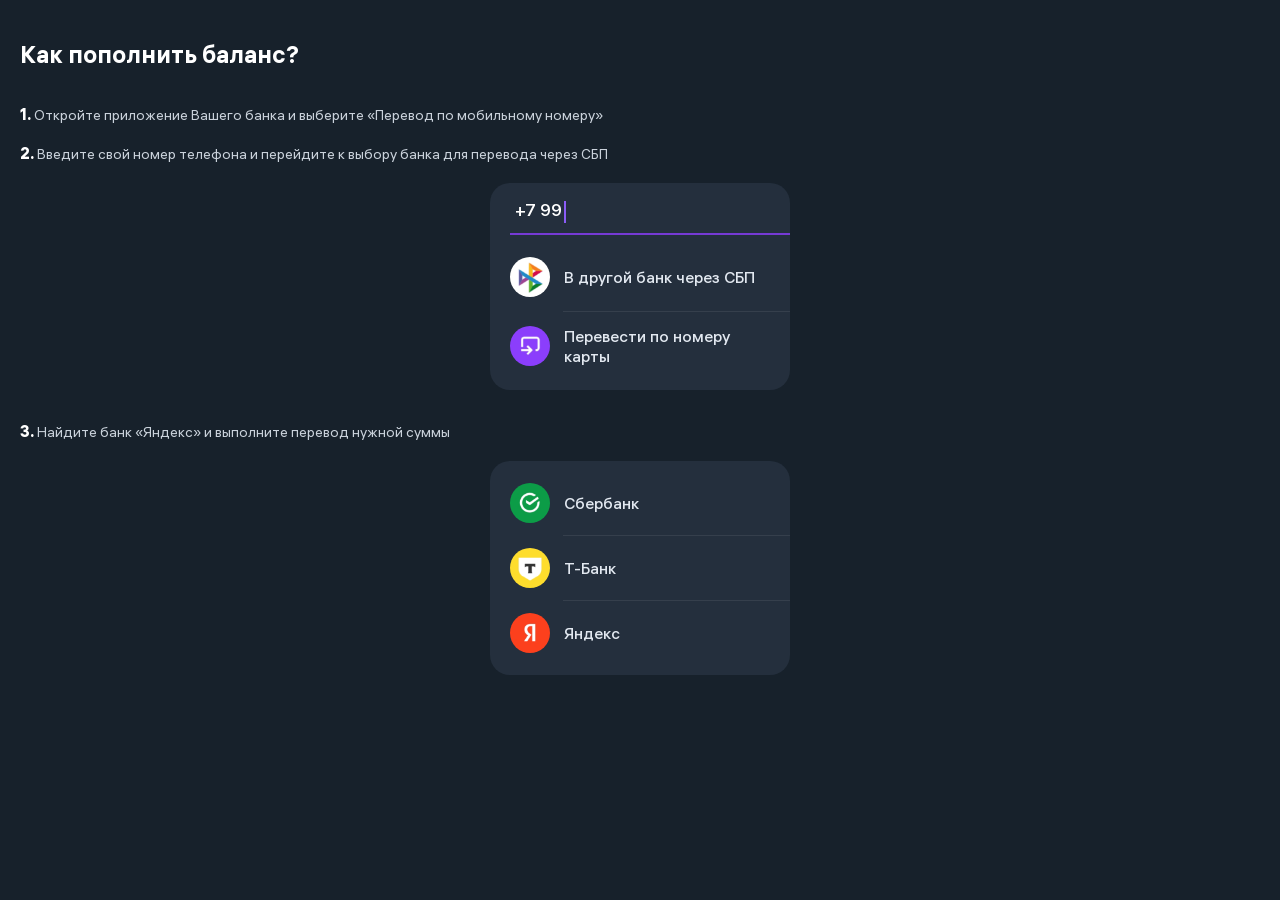
<file: instruction.html>
<!DOCTYPE html>
<html lang="ru">
<head>
    <meta charset="UTF-8">
    <meta name="viewport" content="width=device-width, initial-scale=1.0, maximum-scale=1.0, user-scalable=no">
    <title>Как пополнить баланс?</title>
    <style>

@font-face {
    font-family: 'KR';
    src: url('font.woff2') format('woff2');
}

        * {
            margin: 0;
            padding: 0;
            box-sizing: border-box;
        }

        body {
            font-family: 'KR';
            background-color: #17212b;
            color: #ffffff;
            max-height: 100vh;
            padding: 40px 20px 60px 20px;
            -webkit-font-smoothing: antialiased;
            user-select: none;
        }

        h1 {
            font-size: 24px;
            font-weight: 700;
            margin-bottom: 36px;
            line-height: 1.2;
        }

        .step {
            font-size: 14px;
            line-height: 1.2;
            margin-bottom: 20px;
            font-weight: 400;
            color: #CAD2DB;
        }
        .step span {
            font-weight: 800;
            font-size: 16px;
            color: #fff;
        }

        .card {
            background-color: #242f3d;
            border-radius: 20px;
            padding: 10px 0;
            margin: 0 auto 32px auto;
            max-width: 300px;
        }

        .phone-input {
            padding: 5px 20px 10px 5px;
            border-bottom: 2px solid rgba(139, 62, 252, 0.8);
            margin-bottom: 8px;
            margin-left: 20px;
            font-size: 18px;
            color: #ffffff;
            font-weight: 500;
            min-height: 28px;
        }

        .phone-input .cursor {
            display: inline-block;
            width: 2px;
            height: 22px;
            background-color: #8b5cf6;
            margin-left: 2px;
            animation: blink 1s step-end infinite;
            vertical-align: middle;
        }

        @keyframes blink {
            50% { opacity: 0; }
        }

        .option {
            display: flex;
            align-items: center;
            padding: 14px 20px;
            gap: 14px;
            position: relative;
            overflow: hidden;
        }

        .option.shine::after {
            content: '';
            position: absolute;
            top: 0;
            left: -100%;
            width: 50%;
            height: 100%;
            background: linear-gradient(
                115deg,
                transparent,
                rgba(255, 255, 255, 0.12),
                transparent
            );
            animation: shine 5s ease-in-out infinite;
            animation-delay: 1s;
            pointer-events: none;
        }

        @keyframes shine {
            0% { left: -100%; }
            40% { left: 150%; }
            100% { left: 150%; }
        }

        .option-icon {
            width: 40px;
            height: 40px;
            border-radius: 50%;
            display: flex;
            align-items: center;
            justify-content: center;
            flex-shrink: 0;
            overflow: hidden;
        }

        .option-icon img {
            width: 100%;
            height: 100%;
            object-fit: cover;
        }

        .option-text {
            font-size: 16px;
            color: #e2e8f0;
            font-weight: 500;
        }

        .divider {
            height: 1px;
            background-color: rgba(255, 255, 255, 0.08);
            margin: 0 0px;
            margin-left: 73px;
        }


        .bank-item {
            display: flex;
            align-items: center;
            padding: 12px 20px;
            gap: 14px;
            position: relative;
            overflow: hidden;
        }

        .bank-item.shine::after {
            content: '';
            position: absolute;
            top: 0;
            left: -100%;
            width: 50%;
            height: 100%;
            background: linear-gradient(
                115deg,
                transparent,
                rgba(255, 255, 255, 0.12),
                transparent
            );
            animation: shine 5s ease-in-out infinite;
            animation-delay: 1.8s;
            pointer-events: none;
        }

        .bank-icon {
            width: 40px;
            height: 40px;
            border-radius: 50%;
            display: flex;
            align-items: center;
            justify-content: center;
            flex-shrink: 0;
            overflow: hidden;
        }

        .bank-icon img {
            width: 100%;
            height: 100%;
            object-fit: cover;
        }

        .bank-name {
            font-size: 16px;
            color: #e2e8f0;
            font-weight: 500;
        }
    </style>
</head>
<body>
    <h1>Как пополнить баланс?</h1>

    <div class="step"><span>1.</span> Откройте приложение Вашего банка и выберите «Перевод по мобильному номеру»</div>

    <div class="step"><span>2.</span> Введите свой номер телефона и перейдите к выбору банка для перевода через СБП</div>

    <div class="card">
        <div class="phone-input" id="phoneInput">
            <span id="phoneText">+7 </span><span class="cursor" id="cursor"></span>
        </div>
        <div class="option shine">
            <div class="option-icon">
                <img src="sbp.png" alt="СБП">
            </div>
            <div class="option-text">В другой банк через СБП</div>
        </div>
        <div class="divider"></div>
        <div class="option">
            <div class="option-icon">
                <img src="na_kartu.png" alt="По карте">
            </div>
            <div class="option-text">Перевести по номеру карты</div>
        </div>
    </div>

    <div class="step"><span>3.</span> Найдите банк «Яндекс» и выполните перевод нужной суммы</div>

    <div class="card">
        <div class="bank-list">
            <div class="bank-item">
                <div class="bank-icon">
                    <img src="sber.png" alt="Сбербанк">
                </div>
                <div class="bank-name">Сбербанк</div>
            </div>
            <div class="divider"></div>
            <div class="bank-item">
                <div class="bank-icon">
                    <img src="tbank.png" alt="Т-Банк">
                </div>
                <div class="bank-name">Т-Банк</div>
            </div>
            <div class="divider"></div>
            <div class="bank-item shine">
                <div class="bank-icon">
                    <img src="yandex.png" alt="Яндекс">
                </div>
                <div class="bank-name">Яндекс</div>
            </div>
        </div>
    </div>

    <script>
        const phoneText = document.getElementById('phoneText');
        const cursor = document.getElementById('cursor');
        const fullNumber = '+7 999';
        const prefix = '+7 ';

        function sleep(ms) {
            return new Promise(resolve => setTimeout(resolve, ms));
        }

        async function animatePhone() {
            while (true) {
                // Type "999"
                phoneText.textContent = prefix;
                for (let i = 0; i < 3; i++) {
                    await sleep(350);
                    phoneText.textContent += '9';
                }

                // Wait 2 seconds
                await sleep(2000);

                // Fast erase
                for (let i = 0; i < 3; i++) {
                    await sleep(80);
                    phoneText.textContent = phoneText.textContent.slice(0, -1);
                }

                // Short pause before repeat
                await sleep(1500);
            }
        }

        animatePhone();
    </script>
</body>
</html>
</file>
